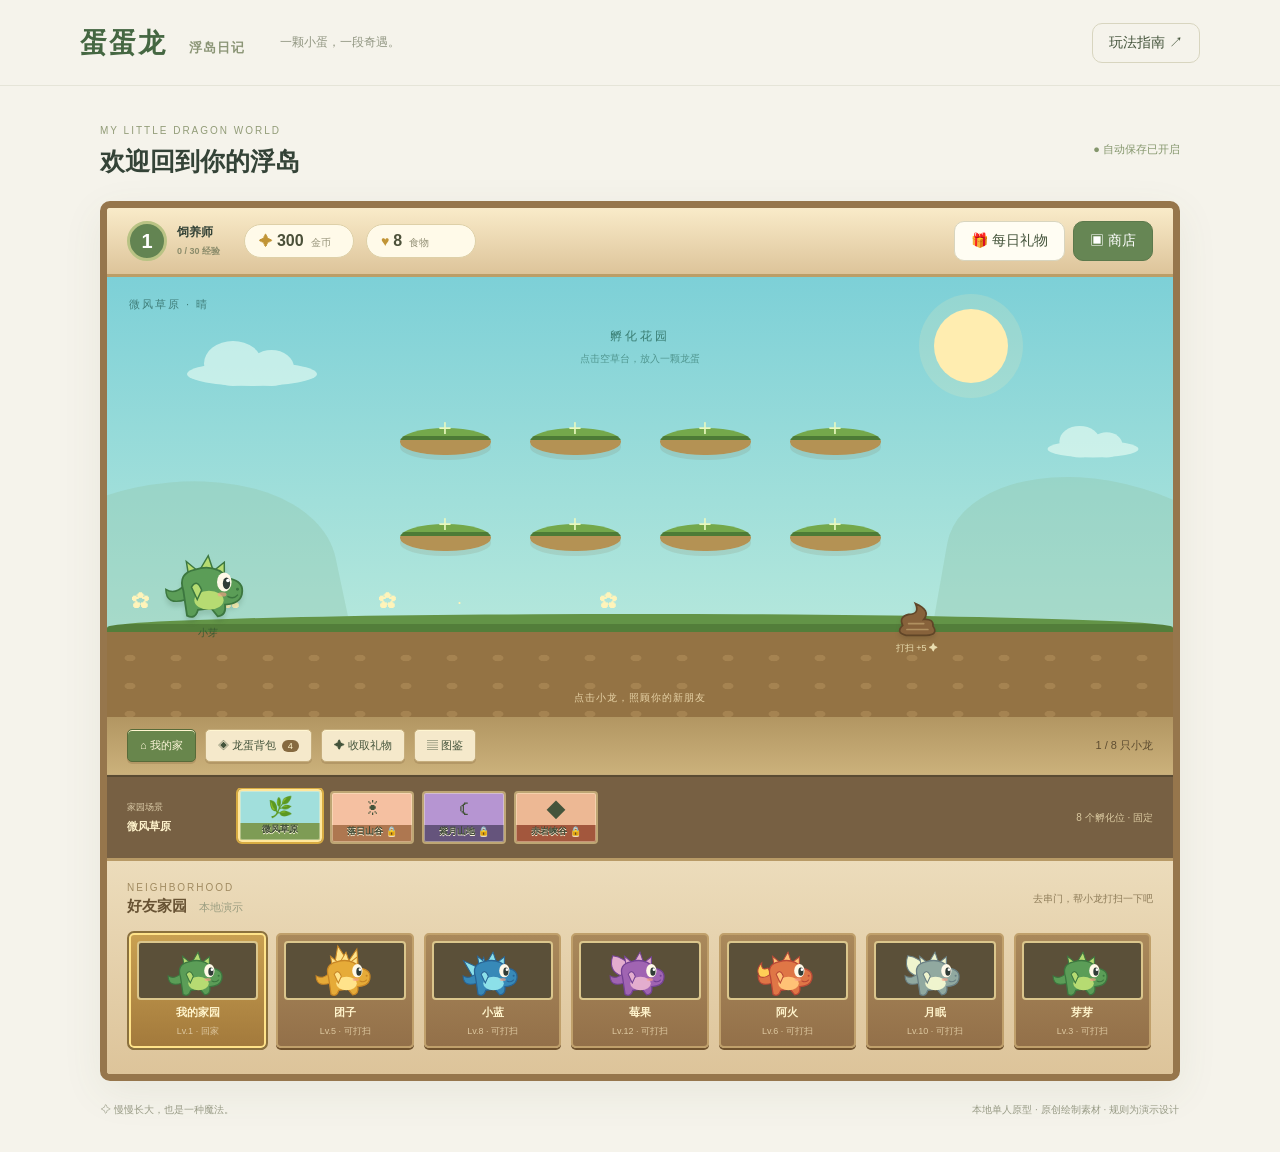
<file: index.html>
<!doctype html><html lang="zh-CN"><head><meta charset="utf-8"><meta name="viewport" content="width=device-width,initial-scale=1"><title>蛋蛋龙 · 浮岛日记</title><link rel="stylesheet" href="style.css"></head><body>
<header class="pagehead"><a class="brand" href="#">蛋蛋龙 <small>浮岛日记</small></a><span>一颗小蛋，一段奇遇。</span><button id="help">玩法指南 ↗</button></header>
<main><div class="gamehead"><div><span class="eyebrow">MY LITTLE DRAGON WORLD</span><h1>欢迎回到你的浮岛</h1></div><div class="save" id="save">● 自动保存已开启</div></div>
<section class="game" aria-label="龙的家园"><div class="hud"><div class="level"><b id="level">1</b><span>饲养师<small id="xp">0 / 30 经验</small></span></div><div class="currency">✦ <b id="coins"></b><small>金币</small></div><div class="currency">♥ <b id="food"></b><small>食物</small></div><div class="hudright"><button id="daily">🎁 每日礼物</button><button id="shop">▣ 商店</button></div></div>
<div class="world" id="world"><div class="sun"></div><div class="cloud c1"></div><div class="cloud c2"></div><div class="mountain m1"></div><div class="mountain m2"></div><div class="worldlabel" id="worldlabel"></div><div id="visitbadge" class="visitbadge"></div><div class="nestlabel">孵化花园 <small>点击空草台，放入一颗龙蛋</small></div><div id="nests" class="nests"></div><div class="ground"><div class="flowers">✿　·　✿　　　　　✿　　·　　　　　✿</div><div id="dragons"></div><div id="mess"></div></div><div class="worldhint">点击小龙，照顾你的新朋友</div></div>
<div class="toolbar"><button id="home" title="回到我的家园">⌂ 我的家</button><button id="bag">◈ 龙蛋背包 <small id="eggcount"></small></button><button id="collect">✦ 收取礼物</button><button id="album">▤ 图鉴</button><span id="count"></span></div>
<div class="scene-strip"><div><small>家园场景</small><b id="scene-name"></b></div><div id="scenes" class="scene-list"></div><span class="scene-note">8 个孵化位 · 固定</span></div>
<div class="friends-panel"><div class="friends-title"><div><span class="eyebrow">NEIGHBORHOOD</span><h2>好友家园 <small>本地演示</small></h2></div><span>去串门，帮小龙打扫一下吧</span></div><div id="friends" class="friend-list"></div></div></section>
<footer><span>✧ 慢慢长大，也是一种魔法。</span><span>本地单人原型 · 原创绘制素材 · 规则为演示设计</span></footer></main>
<dialog id="modal"><div class="modalhead"><h2 id="modaltitle"></h2><button id="close" aria-label="关闭">×</button></div><div id="modalbody"></div></dialog><div id="toast" role="status"></div><script src="game.js"></script></body></html>
</file>
<file: style.css>
*{box-sizing:border-box}body{margin:0;background:#f5f3eb;color:#344337;font:14px 'Trebuchet MS','Microsoft Yahei',sans-serif}button{font:inherit;cursor:pointer;border:1px solid #d8d5bf;background:#fffdf3;color:#44543b;border-radius:10px;padding:10px 16px;transition:.18s}button:hover{transform:translateY(-2px);background:#f2f5df}button:disabled{opacity:.45;cursor:default;transform:none}button:focus-visible{outline:3px solid #e9a747;outline-offset:3px}.pagehead{height:86px;border-bottom:1px solid #e5e4d8;display:flex;align-items:center;gap:35px;padding:0 max(calc((100vw - 1120px)/2),24px);white-space:nowrap}.brand{font-size:27px;font-weight:900;color:#456742;text-decoration:none;letter-spacing:2px}.brand small{font-size:13px;margin-left:12px;color:#8b9576;letter-spacing:1px}.pagehead>span{color:#929783;font-size:12px}.pagehead button{margin-left:auto;background:transparent}main{max-width:1120px;margin:auto;padding:35px 20px 0}.gamehead{display:flex;align-items:center;justify-content:space-between;margin-bottom:23px}.eyebrow{font-size:10px;letter-spacing:2px;color:#929c78}h1{font-size:25px;margin:8px 0 0;font-weight:600}.save{font-size:11px;color:#84966c}.game{border:7px solid #a58e60;border-radius:21px;overflow:hidden;box-shadow:0 12px 40px #58653a14;background:#e9dab5}.hud{display:flex;gap:12px;align-items:center;background:#f5e9cc;padding:13px 20px;border-bottom:3px solid #bb9e68}.level{display:flex;gap:10px;align-items:center;margin-right:12px}.level>b{background:#638452;border:3px solid #b9c384;border-radius:50%;width:40px;height:40px;text-align:center;line-height:34px;color:white;font-size:20px}.level span{font-size:12px;font-weight:bold}.level small{display:block;font-size:9px;color:#8b8c6b;margin-top:4px}.currency{padding:7px 14px;background:#fffae9;border:1px solid #ded0a8;border-radius:30px;color:#c19435;min-width:110px}.currency b{color:#4b5039;font-size:16px}.currency small{font-size:10px;margin-left:7px;color:#949177}.hudright{display:flex;gap:8px;margin-left:auto}.hudright button:last-child{background:#668654;color:white;border-color:#5c794c}.world{height:440px;position:relative;overflow:hidden;background:linear-gradient(#7dd0d7,#b8e9dc 85%)}.sun{position:absolute;top:32px;right:165px;width:74px;height:74px;border-radius:50%;background:#ffedb0;box-shadow:0 0 0 15px #ffedb02b}.cloud{position:absolute;background:#edfff5;width:130px;height:24px;border-radius:70%;opacity:.6}.cloud:before,.cloud:after{content:'';position:absolute;background:inherit;border-radius:50%;width:58px;height:45px;bottom:0;left:17px}.cloud:after{left:62px;width:45px;height:36px}.c1{top:85px;left:80px}.c2{top:160px;right:15px;transform:scale(.7)}.mountain{position:absolute;width:330px;height:200px;background:#91c6ac;bottom:35px;border-radius:65% 80% 0 0;opacity:.4}.m1{left:-100px;transform:rotate(-12deg)}.m2{right:-100px;transform:rotate(10deg)}.worldlabel{position:absolute;top:20px;left:22px;font-size:11px;letter-spacing:2px;color:#417f7b}.worldlabel span{margin-left:12px;opacity:.6;letter-spacing:0}.nestlabel{position:absolute;top:51px;left:50%;transform:translateX(-50%);text-align:center;font-size:12px;color:#397d72;letter-spacing:3px}.nestlabel small{display:block;letter-spacing:0;font-size:10px;opacity:.7;margin-top:7px}.nests{position:absolute;top:115px;left:50%;transform:translateX(-50%);display:grid;grid-template-columns:repeat(4,100px);gap:33px 30px}.nest{height:63px;position:relative;border:0;background:none!important;padding:0;border-radius:50%;display:flex;justify-content:center;align-items:flex-end}.island{position:absolute;bottom:0;width:91px;height:27px;background:linear-gradient(#74a84b 0 28%,#4d7b36 29% 45%,#b49254 46%);border-radius:50% 50% 48% 48%;box-shadow:0 5px 0 #795a3520}.nest .empty{position:absolute;bottom:13px;color:#e9f9be;font-size:23px;z-index:1}.nest small{position:absolute;top:65px;white-space:nowrap;font-size:10px;color:#38766a}.egg{display:inline-block;width:40px;height:53px;border-radius:52% 52% 47% 47% / 66% 66% 38% 38%;background:radial-gradient(ellipse at 28% 23%,#ffffff8a,transparent 28%),radial-gradient(ellipse at 65% 60%,var(--spot) 0 12%,transparent 13%),radial-gradient(ellipse at 25% 78%,var(--spot) 0 12%,transparent 13%),linear-gradient(130deg,var(--light),var(--color));box-shadow:inset -5px -5px 0 #00000016,0 5px 7px #344f3530;position:relative;z-index:2;flex-shrink:0}.nest .egg{margin-bottom:16px;animation:wobble 4s infinite}.ready .egg{filter:drop-shadow(0 0 9px #ffed82);animation:wobble .7s infinite}.ground{position:absolute;bottom:0;height:103px;width:100%;background:linear-gradient(#639447 0 10px,#537e3a 10px 18px,#947344 18px);border-radius:50% 50% 0 0 / 13% 13% 0 0}.ground:after{content:'';position:absolute;top:30px;bottom:0;width:100%;opacity:.22;background:radial-gradient(ellipse,#e2bc80 15%,transparent 18%) 0 0/46px 28px}.flowers{position:absolute;top:-22px;color:#fff4ba;left:25px;font-size:18px;width:100%;letter-spacing:8px}.worldhint{position:absolute;bottom:18px;left:50%;transform:translateX(-50%);font-size:10px;color:#e6d2a6;letter-spacing:1px;z-index:2}#dragons{position:absolute;top:-70px;width:100%;height:80px;z-index:3}.dragonbtn{position:absolute;bottom:0;background:none!important;border:0;padding:0;animation:bob 3s ease-in-out infinite}.dragonbtn svg{width:95px;height:88px;filter:drop-shadow(0 5px 2px #29472b26)}.dragonbtn small{display:block;font-size:10px;color:#395c32;margin-top:-7px}.toolbar{display:flex;align-items:center;gap:9px;padding:12px 20px;border-bottom:1px solid #c6ad7b;box-shadow:0 -2px 0 #59492415}.toolbar>div{margin-right:auto;font-size:12px}.toolbar span{color:#917a54;font-size:10px;margin-left:15px}.toolbar button{font-size:11px;background:#f5e9cb;border-color:#c6ae7d;padding:8px 12px}.inventory{background:#f9f2df;padding:21px 25px 24px}.invhead{display:flex;align-items:center;justify-content:space-between;margin-bottom:16px}.invhead>span{font-size:11px;color:#9c9c82}h2{font-size:18px;margin:5px 0}h2 small{font-size:11px;font-weight:normal;color:#9a9d80;margin-left:8px}.eggs{display:flex;gap:12px;overflow:auto;padding:2px 2px 7px}.eggcard{flex:1;min-width:110px;background:#eee6ce;border:1px solid #ded3b3;padding:12px 10px 9px;display:flex;gap:10px;text-align:left;align-items:center}.eggcard .egg{width:31px;height:40px}.eggcard b{font-size:11px;display:block}.eggcard small{font-size:10px;display:block;margin-top:4px;color:#939177}footer{display:flex;justify-content:space-between;color:#989b86;font-size:10px;padding:22px 1px 35px}dialog{width:min(660px,92vw);border:5px solid #a58e60;border-radius:18px;background:#f7edcf;color:#47543b;padding:23px;box-shadow:0 20px 100px #253a3555}dialog::backdrop{background:#203f405c;backdrop-filter:blur(4px)}.modalhead{display:flex;justify-content:space-between;align-items:center;border-bottom:1px solid #dbcca6;padding-bottom:15px;margin-bottom:20px}.modalhead button{font-size:23px;padding:0 10px;background:none;border:0}.shopgrid{display:grid;grid-template-columns:repeat(3,1fr);gap:12px}.product{border:1px solid #d6c493;border-radius:10px;padding:16px 8px;text-align:center;background:#fff7df}.product .egg{margin:5px auto 12px}.product b{display:block}.product p{font-size:11px;color:#939075;min-height:22px}.product button{font-size:12px;padding:8px 12px}.primary{background:#64844e;color:white;border-color:#64844e}.detail{text-align:center}.detail svg{width:140px;height:125px}.detail p{line-height:1.9;color:#7b8066}.detail button{margin:5px}.meter{height:10px;background:#ded5b7;border-radius:20px;overflow:hidden;max-width:250px;margin:10px auto}.meter span{display:block;height:100%;background:#94b765}.notice{font-size:12px;color:#949078;line-height:1.8}.albumgrid{display:grid;grid-template-columns:repeat(3,1fr);gap:12px;text-align:center}.albumgrid svg{width:100px}.albumgrid>div{background:#eee2be;border-radius:12px;padding:10px}.locked{filter:grayscale(1);opacity:.4}#toast{position:fixed;bottom:30px;left:50%;transform:translate(-50%,20px);background:#3f573d;color:#fff8dd;border-radius:12px;padding:14px 25px;opacity:0;pointer-events:none;transition:.2s;z-index:10;font-size:13px}#toast.show{opacity:1;transform:translate(-50%,0)}@keyframes bob{50%{transform:translateY(-5px)}}@keyframes wobble{0%,80%,100%{transform:rotate(0)}85%{transform:rotate(-7deg)}90%{transform:rotate(7deg)}}@media(max-width:700px){.pagehead{height:65px;padding:0 16px}.pagehead>span,.brand small{display:none}main{padding:22px 8px}.gamehead{padding:0 6px}h1{font-size:20px}.save{font-size:9px}.game{border-width:4px}.hud{padding:10px 8px;gap:5px;flex-wrap:wrap}.level{margin-right:auto}.currency{min-width:80px;padding:6px 9px}.hudright{width:100%;justify-content:flex-end}.hudright button{font-size:11px;padding:7px 12px}.world{height:410px}.nests{grid-template-columns:repeat(4,65px);gap:35px 12px}.island{width:63px}.nestlabel{white-space:nowrap}.sun{right:30px;width:50px;height:50px}.toolbar{padding:10px 8px;gap:5px}.toolbar span{display:none}.toolbar button{font-size:10px;padding:7px}.inventory{padding:17px 12px}.invhead>span{display:none}.eggcard{min-width:110px}.shopgrid{grid-template-columns:repeat(2,1fr)}footer{gap:20px;font-size:9px}.dragonbtn svg{width:70px}.dragonbtn small{font-size:9px}}
/* 家园、场景与好友栏 */
.game{border-radius:10px;border-color:#96764c}.hud{background:linear-gradient(#f9ebc9,#ddc49a)}.toolbar{background:linear-gradient(#b29662,#cbb17b);flex-wrap:wrap}.toolbar #count{margin-left:auto;font-size:11px;color:#5e4d31}.toolbar button{border-radius:5px;box-shadow:inset 0 1px #fff6d1,0 2px #795c3540}.toolbar #home{background:#68864c;color:#fff7da;border-color:#576b39}.toolbar small{background:#866a40;color:#fff4cb;border-radius:10px;padding:1px 6px;margin-left:3px}.scene-strip{display:flex;align-items:center;gap:18px;background:#776043;padding:11px 20px;border-top:2px solid #5a4b33;border-bottom:3px solid #b89a66}.scene-strip>div:first-child{min-width:90px}.scene-strip small{display:block;color:#dbcba8;font-size:9px}.scene-strip b{display:block;color:#fff3cc;font-size:11px;margin-top:5px}.scene-list{display:flex;gap:8px;overflow:auto;padding:3px}.scene-thumb{border:2px solid #bea674;border-radius:4px;min-width:84px;padding:4px 6px;box-shadow:inset 0 0 0 1px #fff5cf66;background:linear-gradient(#a1dfdc 65%,#7e9c55 65%)}.scene-thumb span{display:block;font-size:20px;height:28px}.scene-thumb small{font-size:9px;color:#3f4b37;text-shadow:0 1px #fff9dd;font-weight:bold}.scene-thumb.selected{border-color:#ffe79d;outline:2px solid #d8ac43;transform:translateY(-2px)}[data-theme="dusk"]{background:linear-gradient(#f5c0a1 65%,#ae7750 65%)}[data-theme="violet"]{background:linear-gradient(#b695d2 65%,#65547c 65%)}[data-theme="lava"]{background:linear-gradient(#edb894 65%,#a3573d 65%)}.scene-note{font-size:10px;color:#dac9a0;margin-left:auto;white-space:nowrap}.friends-panel{background:linear-gradient(#ecdcbb,#ddc49a);padding:17px 20px 19px}.friends-title{display:flex;align-items:center;justify-content:space-between;margin-bottom:11px}.friends-title h2{font-size:15px;color:#685334;margin:3px 0}.friends-title .eyebrow{color:#a18b61}.friends-title>span{font-size:10px;color:#8e7c59}.friend-list{display:flex;gap:10px;overflow:auto;padding:3px 2px 7px}.friend-card{flex:1;min-width:100px;background:linear-gradient(#aa895b,#937049);border:2px solid #c0a06b;border-radius:5px;text-align:center;padding:6px 6px 8px;box-shadow:0 2px 0 #70522d}.friend-card .avatar{display:block;background:#5b5039;border:2px solid #dbc68c;border-radius:4px;height:59px;overflow:hidden}.avatar svg{width:67px;height:61px}.friend-card b{display:block;font-size:11px;color:#fff4cc;margin-top:5px}.friend-card small{display:block;font-size:9px;color:#ddc79f;margin-top:5px}.friend-card.active{border-color:#ffe389;background:linear-gradient(#c9a051,#a37a3c);outline:2px solid #8b713e}.friend-card:hover{background:#b9975d}.visitbadge{position:absolute;right:17px;top:18px;font-size:10px;background:#ffefc8bb;border-radius:20px;padding:7px 12px;color:#72573f}.visitbadge:empty{display:none}#mess{position:absolute;left:74%;top:-15px;z-index:4}.poop{border:0;background:none!important;padding:0;position:relative}.poop svg{width:42px;height:40px;filter:drop-shadow(0 3px 2px #4c392533)}.poop small{display:block;font-size:9px;color:#eadeb0;white-space:nowrap}.world[data-scene="dusk"]{background:linear-gradient(#efbd9c,#fae4bd)}.world[data-scene="dusk"] .ground{background:linear-gradient(#a7a159 0 10px,#7f7c3d 10px 18px,#9e784c 18px)}.world[data-scene="violet"]{background:linear-gradient(#a882d2,#dac6ee)}.world[data-scene="violet"] .ground{background:linear-gradient(#776598 0 10px,#504364 10px 18px,#746075 18px)}.world[data-scene="violet"] .mountain{background:#9b7cba}.world[data-scene="violet"] .sun{background:#f1e9ff;box-shadow:0 0 0 13px #f4e9ff18}.world[data-scene="violet"] .island{background:linear-gradient(#b2a2c4 0 28%,#766480 29% 45%,#786473 46%)}.world[data-scene="lava"]{background:linear-gradient(#f5b68f,#f5d8b1)}.world[data-scene="lava"] .ground{background:linear-gradient(#c77549 0 10px,#a95033 10px 18px,#8c4c36 18px)}.world[data-scene="lava"] .island{background:linear-gradient(#d88758 0 28%,#b44e2f 29% 45%,#9f4a36 46%)}.world[data-scene="lava"] .mountain{background:#bc8f69}.world[data-scene="lava"] .flowers{color:#f3a263}.panel-tabs{display:flex;gap:7px;flex-wrap:wrap;margin-bottom:13px}.panel-tabs button{font-size:12px;border-radius:5px;padding:9px 14px;background:#e5d3a5}.panel-tabs .active{background:#c49743;color:#fffbe9;border-color:#b18336;box-shadow:inset 0 1px #edce85}.shopgrid.paged,.albumgrid.paged{grid-template-columns:repeat(4,1fr);min-height:225px}.paged .product{border-radius:5px;border:2px solid #c6ae78;background:linear-gradient(#fff5d9,#eaddb4);padding:14px 8px;display:flex;align-items:center;flex-direction:column}.paged .product b{font-size:12px}.paged .product p{line-height:1.6;font-size:10px;margin:10px 0}.paged .product button{font-size:11px;margin-top:auto;white-space:nowrap;padding:8px}.item-icon{font-size:45px;height:74px}.scene-preview{width:90px;height:74px;border:3px solid #c0a46d;border-radius:5px;display:grid;place-items:center;font-size:30px;background:linear-gradient(#9edfd9 65%,#7e9c55 65%)}.scene-preview[data-theme="dusk"]{background:linear-gradient(#f5c0a1 65%,#ae7750 65%)}.scene-preview[data-theme="violet"]{background:linear-gradient(#b695d2 65%,#65547c 65%)}.scene-preview[data-theme="lava"]{background:linear-gradient(#edb894 65%,#a3573d 65%)}.item-locked .egg{filter:saturate(.35)}.pager{display:flex;justify-content:center;align-items:center;gap:16px;margin-top:19px}.pager button{padding:2px 12px;border-radius:5px;background:#d7bb7d;font-size:22px;color:#675334}.pager span{font-size:12px;color:#8b7850}.albumgrid .album-card{border-radius:5px;background:radial-gradient(ellipse at center,#fff0a5,#d4b67b);border:2px solid #bca168;display:flex;flex-direction:column;align-items:center;padding:15px 5px}.album-card svg{width:105px;height:110px}.album-card b{font-size:12px}.album-card p{font-size:10px;color:#8e7852}.albumgrid .unknown{background:#ddcba6}.question{font:90px Georgia,serif;line-height:110px;color:#ac9570;text-shadow:1px 2px #f4e2b7}.modalhead{margin-bottom:15px}dialog{border-radius:7px;border:8px ridge #bfa16a;background:linear-gradient(100deg,#ead4a2,#fff1cf 15%,#f3e4bd 85%,#e2c997)}.modalhead #close{background:#b9543d;color:#fff4de;border-radius:4px;font-size:25px}.albumgrid.paged{min-height:220px}.worldhint{bottom:12px}#dragons{top:-54px}
@media(max-width:700px){.scene-strip{padding:10px;gap:8px}.scene-strip>div:first-child{display:none}.scene-note{display:none}.scene-list{width:100%;justify-content:space-between}.scene-thumb{min-width:70px;flex:1;padding:4px}.scene-thumb small{font-size:8px}.friends-panel{padding:14px 10px}.friends-title>span{display:none}.friend-card{min-width:80px}.friend-list{gap:7px}.toolbar #count{font-size:9px}.toolbar button{font-size:10px}.visitbadge{top:40px;right:8px;font-size:9px;max-width:180px}.worldlabel{left:10px}.shopgrid.paged,.albumgrid.paged{grid-template-columns:repeat(2,1fr);min-height:0}.panel-tabs button{font-size:10px;padding:8px}.paged .product p{min-height:25px}dialog{padding:14px}.poop svg{width:32px}#mess{left:78%}}
/* 保持点击目标稳定，仅让龙的绘图轻轻浮动。 */
.dragonbtn{animation:none}.dragonbtn svg{animation:bob 3s ease-in-out infinite}.dragonbtn:hover{transform:none}.dragonbtn:hover svg{filter:drop-shadow(0 3px 5px #fff5a899)}
@media(prefers-reduced-motion:reduce){*,*::before,*::after{animation:none!important;transition:none!important}}
.world[data-scene="violet"] .dragonbtn small{color:#f5e8ff}.world[data-scene="violet"] .worldlabel,.world[data-scene="violet"] .nestlabel{color:#514b78}
@media(max-width:700px){.dragonbtn svg{width:48px;height:60px}.dragonbtn small{font-size:8px}#dragons{top:-42px}}
</file>
